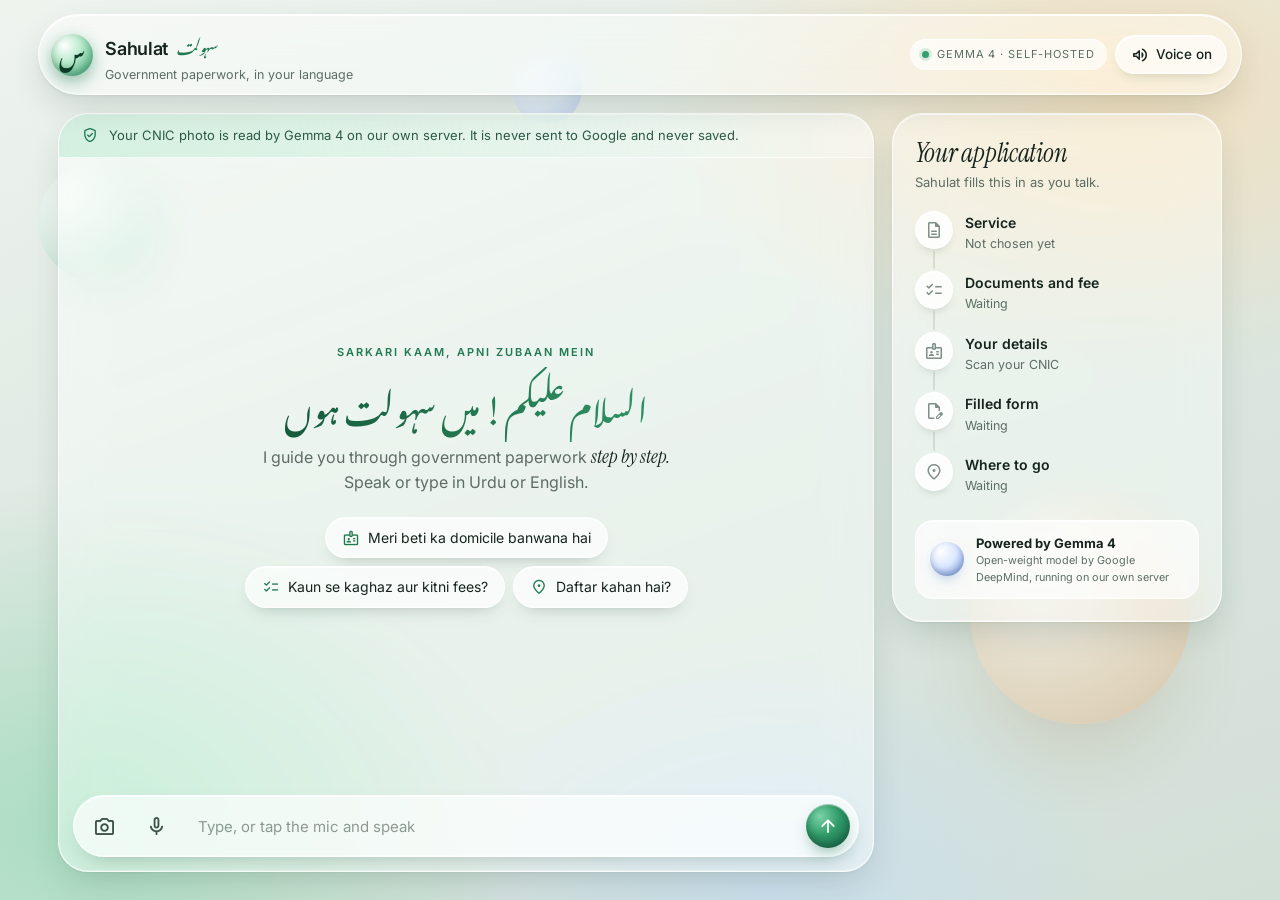
<file: static/index.html>
<!doctype html>
<html lang="en">
<head>
<meta charset="utf-8">
<meta name="viewport" content="width=device-width, initial-scale=1">
<title>Sahulat · سہولت</title>
<link rel="preconnect" href="https://fonts.googleapis.com">
<link href="https://fonts.googleapis.com/css2?family=Inter:wght@400;500;600;700&family=Instrument+Serif:ital@0;1&family=Noto+Nastaliq+Urdu:wght@400;600&display=swap" rel="stylesheet">
<link href="https://fonts.googleapis.com/css2?family=Material+Symbols+Rounded:opsz,wght,FILL@20..48,400,0..1&display=block" rel="stylesheet">
<link rel="stylesheet" href="style.css">
</head>
<body>
<div class="orb orb-a"></div>
<div class="orb orb-b"></div>
<div class="orb orb-c"></div>

<header class="topbar">
  <div class="brand">
    <div class="mark"><span>س</span></div>
    <div>
      <div class="name">Sahulat <em>سہولت</em></div>
      <div class="sub">Government paperwork, in your language</div>
    </div>
  </div>
  <div class="actions">
    <div class="status"><i class="dot"></i>Gemma 4 · self-hosted</div>
    <button id="voiceBtn" class="glass-btn" title="Read replies aloud"><span class="ms">volume_up</span><span class="lbl">Voice on</span></button>
  </div>
</header>

<div class="layout">
  <section class="chatpane glass">
    <div class="privacy"><span class="ms">verified_user</span><span id="privacyText">Your CNIC photo is read by Gemma 4 on our own server. It is never sent to Google and never saved.</span></div>

    <main id="chat">
      <div class="welcome">
        <div class="eyebrow">Sarkari kaam, apni zubaan mein</div>
        <div class="hello ur" dir="rtl">السلام علیکم! میں سہولت ہوں</div>
        <p class="lede">I guide you through government paperwork <em>step by step.</em><br>Speak or type in Urdu or English.</p>
        <div class="chips">
          <button class="chip" data-say="Meri beti ka domicile banwana hai"><span class="ms">badge</span>Meri beti ka domicile banwana hai</button>
          <button class="chip" data-say="Domicile ke liye kaun se kaghaz aur kitni fees chahiye?"><span class="ms">checklist</span>Kaun se kaghaz aur kitni fees?</button>
          <button class="chip" data-say="Sahiwal mein domicile ka daftar kahan hai?"><span class="ms">location_on</span>Daftar kahan hai?</button>
        </div>
      </div>
    </main>

    <footer class="composer">
      <input id="photo" type="file" accept="image/*" capture="environment" hidden>
      <button id="camBtn" class="iconbtn" title="Scan CNIC"><span class="ms">photo_camera</span></button>
      <button id="micBtn" class="iconbtn" title="Speak in Urdu"><span class="ms">mic</span></button>
      <input id="text" placeholder="Type, or tap the mic and speak" autocomplete="off">
      <button id="sendBtn" class="send" title="Send"><span class="ms">arrow_upward</span></button>
    </footer>
  </section>

  <aside class="panel glass">
    <div class="panel-h">
      <h2>Your application</h2>
      <p>Sahulat fills this in as you talk.</p>
    </div>
    <ol class="steps" id="steps">
      <li data-step="service"><span class="dot"><span class="ms">description</span></span><div><b>Service</b><small id="s-service">Not chosen yet</small></div></li>
      <li data-step="checklist"><span class="dot"><span class="ms">checklist</span></span><div><b>Documents and fee</b><small id="s-checklist">Waiting</small></div></li>
      <li data-step="details"><span class="dot"><span class="ms">badge</span></span><div><b>Your details</b><small id="s-details">Scan your CNIC</small></div></li>
      <li data-step="form"><span class="dot"><span class="ms">edit_document</span></span><div><b>Filled form</b><small id="s-form">Waiting</small></div></li>
      <li data-step="office"><span class="dot"><span class="ms">location_on</span></span><div><b>Where to go</b><small id="s-office">Waiting</small></div></li>
    </ol>
    <div class="gemma">
      <div class="gemma-orb"></div>
      <div><b>Powered by Gemma 4</b><small>Open-weight model by Google DeepMind, running on our own server</small></div>
    </div>
  </aside>
</div>
<script src="app.js"></script>
</body>
</html>
</file>
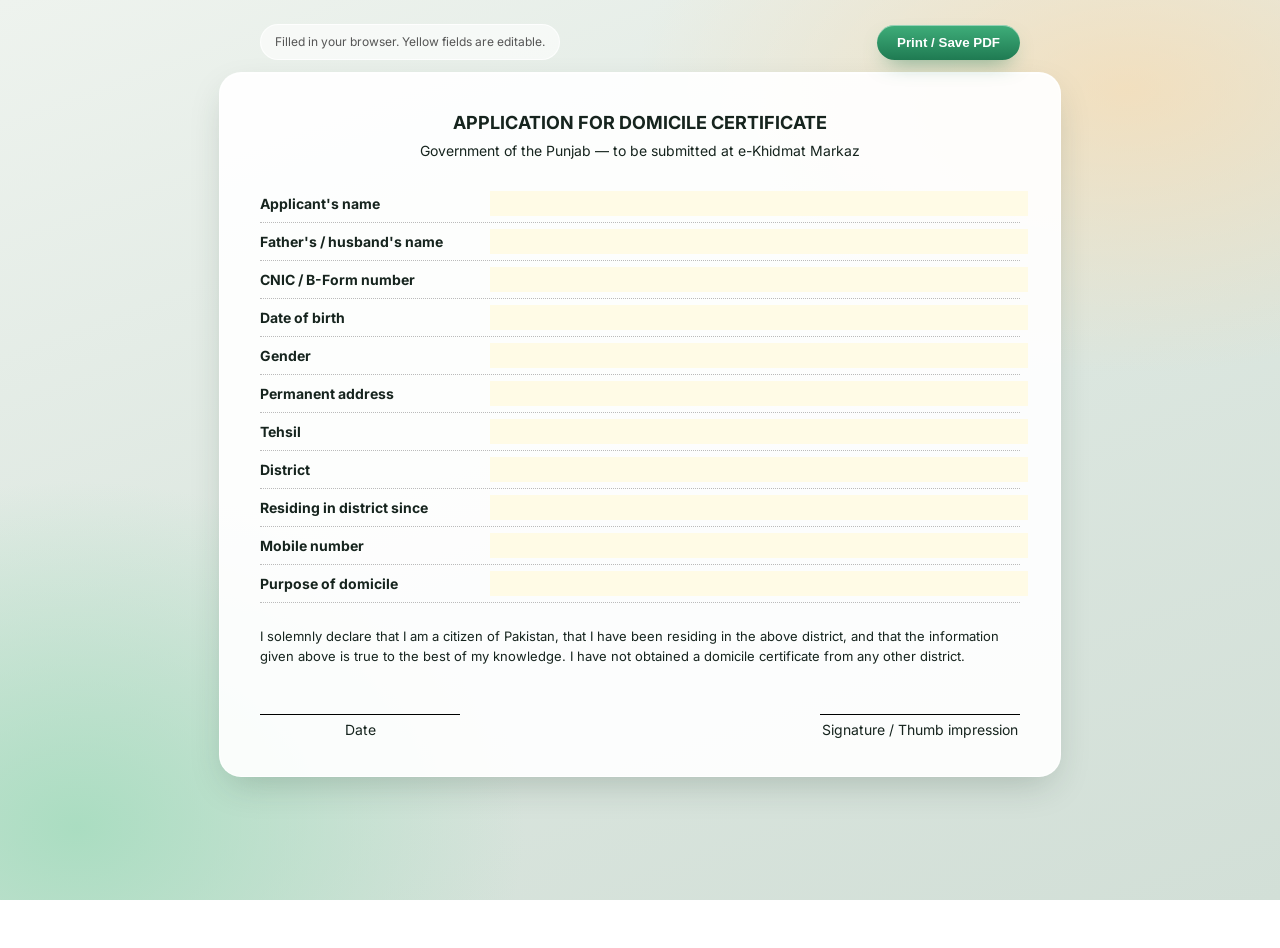
<file: static/form.html>
<!doctype html>
<html lang="en">
<head>
<meta charset="utf-8">
<link href="https://fonts.googleapis.com/css2?family=Inter:wght@400;600&display=swap" rel="stylesheet">
<meta name="viewport" content="width=device-width, initial-scale=1">
<title>Domicile Application · Sahulat</title>
<style>
  body { font: 14px/1.5 Inter, Arial, sans-serif; margin: 0; padding: 24px 16px; color: #16241e;
    background: radial-gradient(55% 45% at 88% 10%, rgba(255,214,160,.55), transparent 70%), radial-gradient(50% 55% at 6% 92%, rgba(165,220,190,.9), transparent 70%), linear-gradient(160deg, #eef3ee, #dbe6df 55%, #d2dfd7); background-attachment: fixed; min-height: 100vh; }
  .sheet { max-width: 760px; margin: 0 auto; background: rgba(255,255,255,.92); padding: 36px 40px; border: 1px solid rgba(255,255,255,.8); border-radius: 22px; box-shadow: inset 0 1px 0 #fff, 0 14px 36px -10px rgba(30,60,45,.25); }
  h1 { text-align: center; font-size: 18px; margin: 0; text-transform: uppercase; }
  h2 { text-align: center; font-size: 14px; font-weight: normal; margin: 4px 0 24px; }
  .row { display: grid; grid-template-columns: 220px 1fr; gap: 10px; align-items: center; padding: 6px 0; border-bottom: 1px dotted #bbb; }
  label { font-weight: bold; }
  input { border: 0; border-bottom: 1px solid transparent; font: 14px Arial; width: 100%; padding: 4px; background: #fffbe6; }
  input:focus { outline: none; border-bottom-color: #0f7a4a; }
  .decl { margin-top: 24px; font-size: 13px; }
  .sign { display: flex; justify-content: space-between; margin-top: 48px; }
  .sign div { border-top: 1px solid #000; padding-top: 4px; width: 200px; text-align: center; }
  .bar { max-width: 760px; margin: 0 auto 12px; display: flex; justify-content: space-between; align-items: center; }
  .bar button { color: #fff; border: 0; border-radius: 999px; padding: 10px 20px; font-weight: 600; cursor: pointer; background: linear-gradient(180deg, #3fae7a, #1f7a52); box-shadow: inset 0 1px 0 rgba(255,255,255,.45), 0 10px 22px -10px rgba(31,122,82,.7); }
  .bar .note { background: rgba(255,255,255,.6); border: 1px solid rgba(255,255,255,.8); border-radius: 999px; padding: 8px 14px; }
  .note { font-size: 12px; color: #555; }
  @media print { body { background: #fff; padding: 0; } .bar { display: none; } .sheet { border: 0; } input { background: none; } }
  @media (max-width: 560px) { .sheet { padding: 20px; } .row { grid-template-columns: 1fr; } }
</style>
</head>
<body>
<div class="bar">
  <span class="note">Filled in your browser. Yellow fields are editable.</span>
  <button onclick="print()">Print / Save PDF</button>
</div>
<div class="sheet">
  <h1>Application for Domicile Certificate</h1>
  <h2>Government of the Punjab — to be submitted at e-Khidmat Markaz</h2>
  <div id="fields"></div>
  <p class="decl">I solemnly declare that I am a citizen of Pakistan, that I have been residing in the above district,
  and that the information given above is true to the best of my knowledge. I have not obtained a domicile certificate from any other district.</p>
  <div class="sign"><div>Date</div><div>Signature / Thumb impression</div></div>
</div>
<script>
  let f = {};
  try { f = JSON.parse(decodeURIComponent(location.hash.slice(1)) || "{}"); } catch (e) { f = {}; }
  const rows = [
    ["name", "Applicant's name"], ["father_name", "Father's / husband's name"], ["cnic", "CNIC / B-Form number"],
    ["date_of_birth", "Date of birth"], ["gender", "Gender"], ["address", "Permanent address"],
    ["tehsil", "Tehsil"], ["district", "District"], ["years_of_residence", "Residing in district since"],
    ["phone", "Mobile number"], ["purpose", "Purpose of domicile"],
  ];
  document.getElementById("fields").innerHTML = rows.map(([k, l]) =>
    `<div class="row"><label for="${k}">${l}</label><input id="${k}"></div>`).join("");
  rows.forEach(([k]) => { document.getElementById(k).value = f[k] || ""; });
</script>
</body>
</html>
</file>
<file: static/style.css>
/* Sahulat: frosted glass over a soft mint gradient, glossy pills, floating glass orbs. */
:root {
  --ink: #16241e; --muted: #5b6d64; --green: #1f7a52; --green-2: #35a06f; --mint: #bfead3; --sand: #f6dcb8;
  --line: rgba(255,255,255,.75);
  --glass: rgba(255,255,255,.46); --glass-2: rgba(255,255,255,.66); --glass-3: rgba(255,255,255,.85);
  --edge: inset 0 1px 0 rgba(255,255,255,.95), inset 0 -1px 0 rgba(255,255,255,.35);
  --lift: 0 1px 2px rgba(30,60,45,.06), 0 14px 36px -10px rgba(30,60,45,.22);
  --serif: "Instrument Serif", Georgia, serif;
}
* { box-sizing: border-box; }
html, body { height: 100%; }
body {
  margin: 0; color: var(--ink); font: 15px/1.55 Inter, system-ui, sans-serif; display: flex; flex-direction: column;
  background:
    radial-gradient(55% 45% at 88% 10%, rgba(255,214,160,.55), transparent 70%),
    radial-gradient(50% 55% at 6% 92%, rgba(165,220,190,.9), transparent 70%),
    radial-gradient(40% 40% at 60% 100%, rgba(190,220,255,.5), transparent 70%),
    linear-gradient(160deg, #eef3ee, #dbe6df 55%, #d2dfd7);
  background-attachment: fixed;
}
button { font: inherit; color: inherit; cursor: pointer; }
.ms { font-family: "Material Symbols Rounded"; font-weight: normal; font-style: normal; font-size: 20px; line-height: 1; display: inline-block; font-variation-settings: "FILL" 0, "wght" 400; -webkit-font-smoothing: antialiased; }
.ur, [dir="rtl"] { font-family: "Noto Nastaliq Urdu", serif; line-height: 2.2; }

/* floating glass orbs */
.orb { position: fixed; z-index: -1; border-radius: 50%; pointer-events: none; filter: blur(.5px); }
.orb-a { width: 220px; height: 220px; right: 7%; top: 56%; background: radial-gradient(circle at 32% 28%, #fff, #f3d9bb 45%, #d9a979 100%); box-shadow: 0 40px 80px -24px rgba(150,100,50,.45); opacity: .5; animation: drift 16s ease-in-out infinite; }
.orb-b { width: 120px; height: 120px; left: 3%; top: 18%; background: radial-gradient(circle at 32% 28%, #fff, #d7eee2 50%, #8fc4aa); opacity: .75; animation: drift 12s ease-in-out infinite reverse; }
.orb-c { width: 70px; height: 70px; left: 40%; top: 6%; background: radial-gradient(circle at 32% 28%, #fff, #dbe8ff 50%, #9db8e6); opacity: .6; animation: drift 10s ease-in-out infinite; }
@keyframes drift { 50% { transform: translate(-14px, 18px) scale(1.04); } }

.glass { background: var(--glass); backdrop-filter: blur(22px) saturate(1.4); -webkit-backdrop-filter: blur(22px) saturate(1.4); border: 1px solid var(--line); box-shadow: var(--edge), var(--lift); }

/* floating top bar */
.topbar { position: sticky; top: 12px; z-index: 5; margin: 14px clamp(12px, 3vw, 40px) 0; padding: 10px 14px 10px 12px; display: flex; justify-content: space-between; align-items: center; gap: 12px; border-radius: 999px; background: var(--glass); backdrop-filter: blur(18px) saturate(1.4); -webkit-backdrop-filter: blur(18px) saturate(1.4); border: 1px solid var(--line); box-shadow: var(--edge), var(--lift); flex-wrap: wrap; }
.brand { display: flex; align-items: center; gap: 12px; }
.mark { width: 42px; height: 42px; border-radius: 50%; display: grid; place-items: center; background: radial-gradient(circle at 32% 28%, #fff 0, #bdeccf 38%, var(--green-2) 100%); box-shadow: inset 0 -4px 8px rgba(10,70,40,.28), 0 6px 16px rgba(31,122,82,.45); }
.mark span { font: 600 22px/1 "Noto Nastaliq Urdu", serif; color: #0a3b25; padding-bottom: 8px; }
.name { font-weight: 600; font-size: 18px; letter-spacing: -.02em; }
.name em { font: 400 16px var(--serif); font-style: italic; color: var(--green); margin-left: 4px; font-family: "Noto Nastaliq Urdu", serif; }
.sub { font-size: 12.5px; color: var(--muted); }
.actions { display: flex; align-items: center; gap: 8px; }
.status { display: flex; align-items: center; gap: 8px; font-size: 11px; letter-spacing: .08em; text-transform: uppercase; color: var(--muted); padding: 7px 12px; border-radius: 999px; background: var(--glass-2); box-shadow: var(--edge); }
.dot { width: 7px; height: 7px; border-radius: 50%; background: var(--green-2); box-shadow: 0 0 0 3px rgba(53,160,111,.18); }
.glass-btn { display: inline-flex; gap: 6px; align-items: center; border: 1px solid var(--line); background: var(--glass-2); border-radius: 999px; padding: 8px 14px; font-weight: 500; font-size: 13.5px; box-shadow: var(--edge), 0 6px 14px -8px rgba(30,60,45,.3); }
.glass-btn:hover { background: var(--glass-3); }

/* layout */
.layout { flex: 1; min-height: 0; display: grid; grid-template-columns: minmax(0, 1fr) 330px; gap: 18px; padding: 18px clamp(12px, 3vw, 40px) 28px; max-width: 1240px; width: 100%; margin: 0 auto; }
.chatpane { min-height: 0; display: flex; flex-direction: column; border-radius: 30px; overflow: hidden; }
.privacy { display: flex; gap: 10px; align-items: flex-start; font-size: 13px; color: #2d5a44; padding: 11px 22px; background: linear-gradient(90deg, rgba(191,234,211,.6), rgba(255,255,255,.2)); border-bottom: 1px solid rgba(255,255,255,.7); }
.privacy .ms { color: var(--green); font-size: 18px; margin-top: 1px; }

#chat { flex: 1; min-height: 340px; overflow-y: auto; padding: 22px; display: flex; flex-direction: column; gap: 12px; }
.welcome { margin: auto; text-align: center; max-width: 560px; padding: 20px 8px; }
.eyebrow { font-size: 11px; letter-spacing: .18em; text-transform: uppercase; color: var(--green); font-weight: 600; }
.hello { font-size: 34px; margin: 6px 0 2px; background: linear-gradient(90deg, #0f4c31, var(--green-2)); -webkit-background-clip: text; background-clip: text; color: transparent; }
.lede { color: var(--muted); margin: 0 0 22px; font-size: 16px; }
.lede em { font: italic 19px var(--serif); color: var(--ink); }
.chips { display: flex; flex-wrap: wrap; gap: 8px; justify-content: center; }
.chip { display: inline-flex; align-items: center; gap: 8px; border: 1px solid var(--line); background: var(--glass-2); border-radius: 999px; padding: 9px 16px; font-size: 14px; box-shadow: var(--edge), 0 8px 18px -10px rgba(30,60,45,.35); transition: transform .15s, background .15s; }
.chip .ms { font-size: 18px; color: var(--green); }
.chip:hover { background: var(--glass-3); transform: translateY(-1px); }

.msg { max-width: 76%; padding: 11px 17px; border-radius: 22px; white-space: pre-wrap; animation: in .2s ease-out; }
.msg.user { align-self: flex-end; color: #fff; border-bottom-right-radius: 8px; background: linear-gradient(180deg, #3fae7a, #1f7a52); box-shadow: inset 0 1px 0 rgba(255,255,255,.45), 0 10px 20px -10px rgba(31,122,82,.6); }
.msg.bot { align-self: flex-start; background: var(--glass-3); border: 1px solid var(--line); border-bottom-left-radius: 8px; box-shadow: var(--edge), 0 8px 18px -12px rgba(30,60,45,.3); }
.msg[dir="rtl"] { font-size: 16px; }
.typing { display: inline-flex; gap: 10px; align-items: center; color: var(--muted); }
.typing i { width: 6px; height: 6px; border-radius: 50%; background: var(--green-2); animation: blink 1.2s infinite; }
.typing i:nth-child(2) { animation-delay: .2s; } .typing i:nth-child(3) { animation-delay: .4s; }

.card { align-self: stretch; background: var(--glass-3); border: 1px solid var(--line); border-radius: 22px; padding: 16px 18px; box-shadow: var(--edge), 0 12px 28px -14px rgba(30,60,45,.35); animation: in .22s ease-out; }
.card-h { display: flex; align-items: center; gap: 12px; margin-bottom: 10px; }
.card-h .ico { width: 40px; height: 40px; border-radius: 14px; display: grid; place-items: center; color: #0a3b25; background: radial-gradient(circle at 32% 28%, #fff 0, #c9f0db 45%, #7ccfa5 100%); box-shadow: inset 0 -3px 6px rgba(10,70,40,.22), 0 6px 14px -6px rgba(31,122,82,.5); }
.card-h b { font-size: 15px; } .card-h small { display: block; color: var(--muted); font-size: 12px; }
.badge { margin-left: auto; display: inline-flex; gap: 4px; align-items: center; font-size: 12px; font-weight: 500; color: #1d5c3f; background: rgba(191,234,211,.7); border: 1px solid rgba(255,255,255,.8); border-radius: 999px; padding: 4px 11px; white-space: nowrap; box-shadow: var(--edge); }
.badge .ms { font-size: 15px; }
.card ul { list-style: none; margin: 0; padding: 0; }
.card li { display: flex; gap: 12px; padding: 8px 0; border-top: 1px solid rgba(30,60,45,.08); }
.card li:first-child { border-top: 0; }
.card li input { accent-color: var(--green); width: 18px; height: 18px; margin-top: 3px; }
.card li small { display: block; color: var(--muted); font-size: 13px; }
.fee { display: flex; gap: 10px; align-items: center; margin-top: 12px; background: linear-gradient(90deg, rgba(191,234,211,.55), rgba(255,255,255,.4)); border: 1px solid var(--line); border-radius: 14px; padding: 10px 14px; font-size: 14px; box-shadow: var(--edge); }
.fee .ms { color: var(--green); }
.src { margin-top: 10px; font-size: 12px; color: var(--muted); }
.src a { color: var(--green); }
.card dl { display: grid; grid-template-columns: 140px 1fr; gap: 6px 12px; margin: 0; font-size: 14px; }
.card dt { color: var(--muted); } .card dd { margin: 0; font-weight: 500; }
.btn { display: inline-flex; gap: 8px; align-items: center; margin-top: 12px; color: #fff; border: 0; border-radius: 999px; padding: 10px 20px; font-weight: 600; font-size: 14px; text-decoration: none; background: linear-gradient(180deg, #3fae7a, #1f7a52); box-shadow: inset 0 1px 0 rgba(255,255,255,.45), 0 10px 22px -10px rgba(31,122,82,.7); transition: transform .15s; }
.btn:hover { transform: translateY(-1px); }

.composer { display: flex; gap: 8px; align-items: center; margin: 0 14px 14px; padding: 8px; border-radius: 999px; background: var(--glass-2); border: 1px solid var(--line); box-shadow: var(--edge), 0 10px 24px -12px rgba(30,60,45,.35); }
.composer input#text { flex: 1; min-width: 0; height: 44px; border: 0; background: transparent; padding: 0 12px; font: 15px Inter, "Noto Nastaliq Urdu", sans-serif; color: var(--ink); }
.composer input#text:focus { outline: none; }
.composer input#text::placeholder { color: #8a9a92; }
.iconbtn { width: 44px; height: 44px; flex: none; border: 0; border-radius: 50%; background: transparent; color: #3d5248; display: grid; place-items: center; }
.iconbtn:hover { background: rgba(255,255,255,.6); }
.iconbtn .ms { font-size: 23px; }
.iconbtn.live { background: #ffe0dc; color: #c23b2f; animation: pulse 1s infinite; }
.send { width: 44px; height: 44px; flex: none; border: 0; border-radius: 50%; color: #fff; display: grid; place-items: center; background: radial-gradient(circle at 32% 28%, #7ad3a6 0, #2f9a68 45%, #176446 100%); box-shadow: inset 0 1px 0 rgba(255,255,255,.5), inset 0 -4px 8px rgba(5,40,25,.35), 0 8px 18px -8px rgba(31,122,82,.8); }
.send .ms { font-size: 22px; }

/* side panel */
.panel { border-radius: 30px; padding: 22px; align-self: start; position: sticky; top: 90px; }
.panel-h h2 { font: italic 400 26px var(--serif); margin: 0; letter-spacing: -.01em; }
.panel-h p { color: var(--muted); font-size: 13px; margin: 2px 0 18px; }
.steps { list-style: none; margin: 0; padding: 0; }
.steps li { display: flex; gap: 12px; padding: 0 0 18px; position: relative; }
.steps li:not(:last-child)::before { content: ""; position: absolute; left: 18px; top: 40px; bottom: 2px; width: 2px; background: rgba(30,60,45,.12); border-radius: 2px; }
.steps .dot { width: 38px; height: 38px; flex: none; border-radius: 50%; display: grid; place-items: center; color: #7f8f87; background: var(--glass-3); border: 1px solid var(--line); box-shadow: var(--edge), 0 6px 12px -8px rgba(30,60,45,.4); }
.steps b { font-size: 14px; font-weight: 600; } .steps small { display: block; color: var(--muted); font-size: 12.5px; }
.steps li.done .dot { color: #0a3b25; background: radial-gradient(circle at 32% 28%, #fff 0, #bdeccf 40%, #35a06f 100%); box-shadow: inset 0 -3px 6px rgba(10,70,40,.25), 0 6px 14px -6px rgba(31,122,82,.6); border-color: rgba(255,255,255,.9); }
.steps li.done:not(:last-child)::before { background: linear-gradient(180deg, var(--green-2), rgba(53,160,111,.25)); }
.steps li.active .dot { color: var(--green); box-shadow: var(--edge), 0 0 0 4px rgba(53,160,111,.18); }
.gemma { display: flex; gap: 12px; align-items: center; margin-top: 6px; padding: 12px 14px; border-radius: 18px; background: var(--glass-2); border: 1px solid var(--line); box-shadow: var(--edge); font-size: 13px; }
.gemma-orb { width: 34px; height: 34px; flex: none; border-radius: 50%; background: radial-gradient(circle at 32% 28%, #fff, #dbe8ff 45%, #6f93d6 100%); box-shadow: inset 0 -3px 6px rgba(20,40,90,.25), 0 6px 14px -6px rgba(90,130,210,.6); }
.gemma small { display: block; color: var(--muted); }

@keyframes in { from { opacity: 0; transform: translateY(6px); } }
@keyframes blink { 50% { opacity: .25; } }
@keyframes pulse { 50% { transform: scale(1.06); } }

@media (max-width: 900px) {
  .layout { grid-template-columns: 1fr; padding: 12px 12px 16px; }
  .panel { position: static; order: -1; padding: 14px 16px; border-radius: 22px; }
  .panel-h p, .gemma { display: none; }
  .steps { display: flex; gap: 6px; } .steps li { flex: 1; flex-direction: column; align-items: center; text-align: center; padding: 0; }
  .steps li::before { display: none; } .steps small { display: none; } .steps b { font-size: 11px; }
  .msg { max-width: 90%; } .status { display: none; }
}
@media (max-width: 520px) { .topbar { margin: 10px 10px 0; } .glass-btn .lbl { display: none; } .card dl { grid-template-columns: 1fr; } .hello { font-size: 28px; } }
</file>
